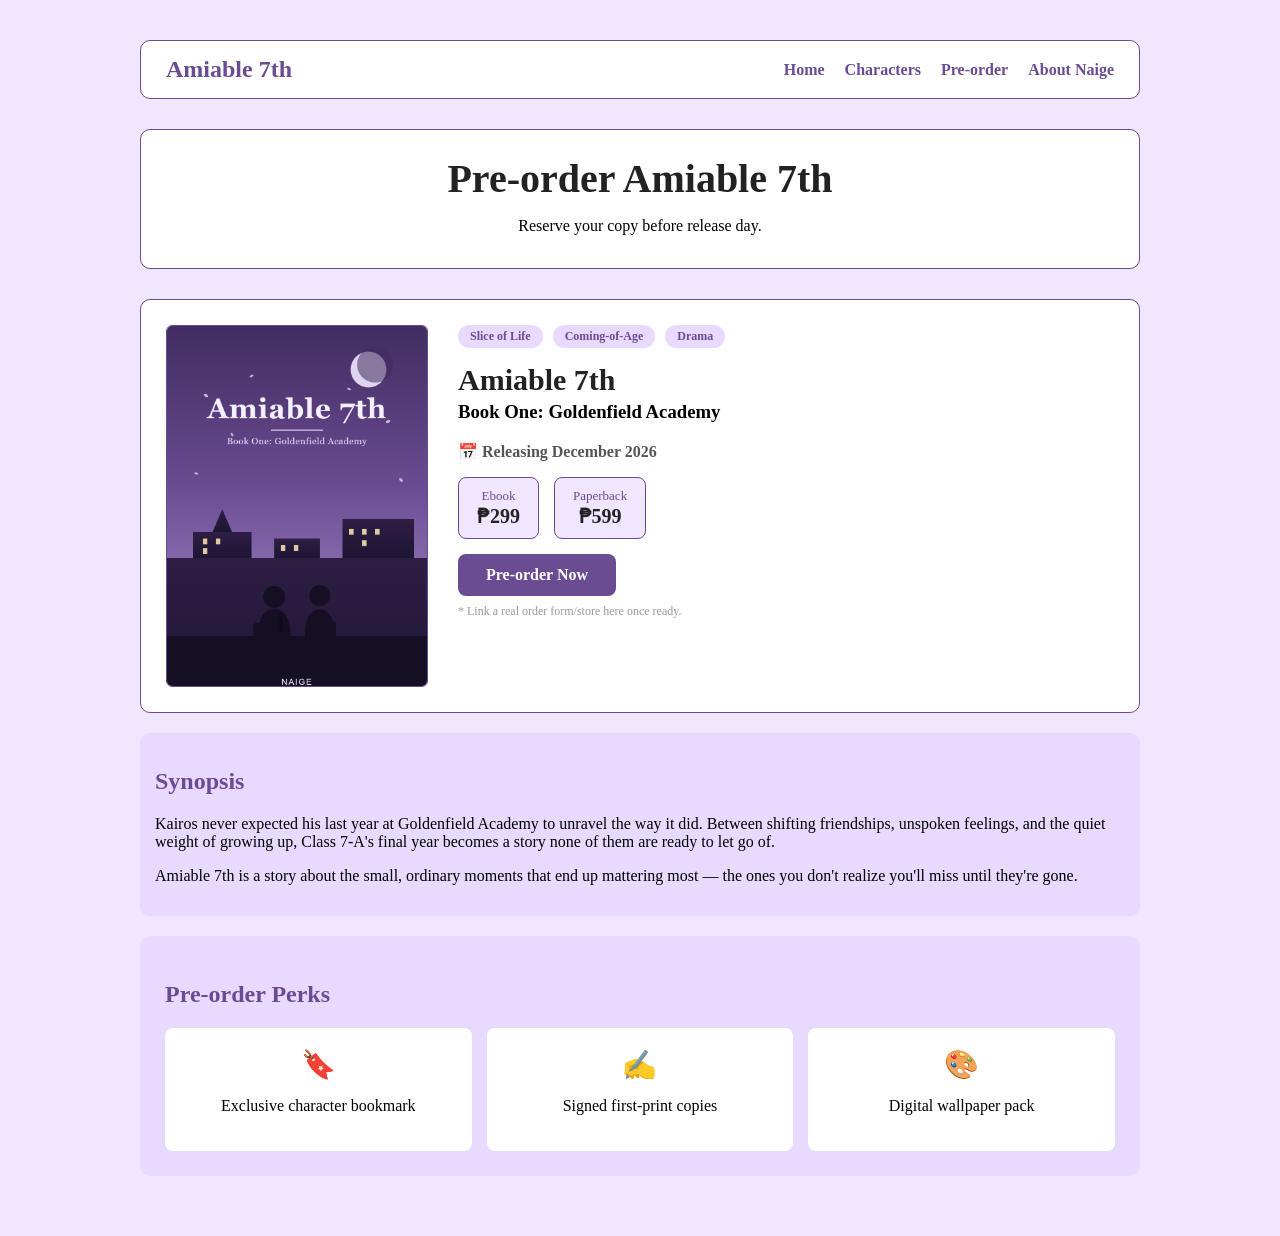
<file: preorder.html>
<!DOCTYPE html>
<html>
<head>
    <title>Pre-order — Amiable 7th</title>
    <link rel="stylesheet" href="css/style.css">
</head>
<body>
    <header>
        <div class="site-title">
            <a href="index.html">Amiable 7th</a>
        </div>
        <nav>
            <a href="index.html">Home</a>
            <a href="index.html#characters">Characters</a>
            <a href="preorder.html">Pre-order</a>
            <a href="about.html">About Naige</a>
        </nav>
    </header>

    <div class="welcome-section">
        <h1>Pre-order Amiable 7th</h1>
        <p>Reserve your copy before release day.</p>
    </div>

    <div class="book-section">
        <div class="book-cover">
            <img src="images/cover.jpg" alt="Amiable 7th book cover">
        </div>

        <div class="book-info">
            <span class="book-genre-tag">Slice of Life</span>
            <span class="book-genre-tag">Coming-of-Age</span>
            <span class="book-genre-tag">Drama</span>

            <h2>Amiable 7th</h2>
            <h3>Book One: Goldenfield Academy</h3>

            <p class="book-release">📅 Releasing December 2026</p>

            <div class="price-options">
                <div class="price-box">
                    <span class="price-label">Ebook</span>
                    <span class="price-amount">₱299</span>
                </div>
                <div class="price-box">
                    <span class="price-label">Paperback</span>
                    <span class="price-amount">₱599</span>
                </div>
            </div>

            <a href="#" class="preorder-btn">Pre-order Now</a>
            <p class="preorder-note">* Link a real order form/store here once ready.</p>
        </div>
    </div>

    <div class="character-section">
        <h2>Synopsis</h2>
        <p>
            Kairos never expected his last year at Goldenfield Academy to unravel the way it did.
            Between shifting friendships, unspoken feelings, and the quiet weight of growing up,
            Class 7-A's final year becomes a story none of them are ready to let go of.
        </p>
        <p>
            Amiable 7th is a story about the small, ordinary moments that end up mattering most —
            the ones you don't realize you'll miss until they're gone.
        </p>
    </div>

    <div class="perks-section">
        <h2>Pre-order Perks</h2>
        <div class="perks-grid">
            <div class="perk-card">
                <span class="perk-icon">🔖</span>
                <p>Exclusive character bookmark</p>
            </div>
            <div class="perk-card">
                <span class="perk-icon">✍️</span>
                <p>Signed first-print copies</p>
            </div>
            <div class="perk-card">
                <span class="perk-icon">🎨</span>
                <p>Digital wallpaper pack</p>
            </div>
        </div>
    </div>

</body>
</html>
</file>
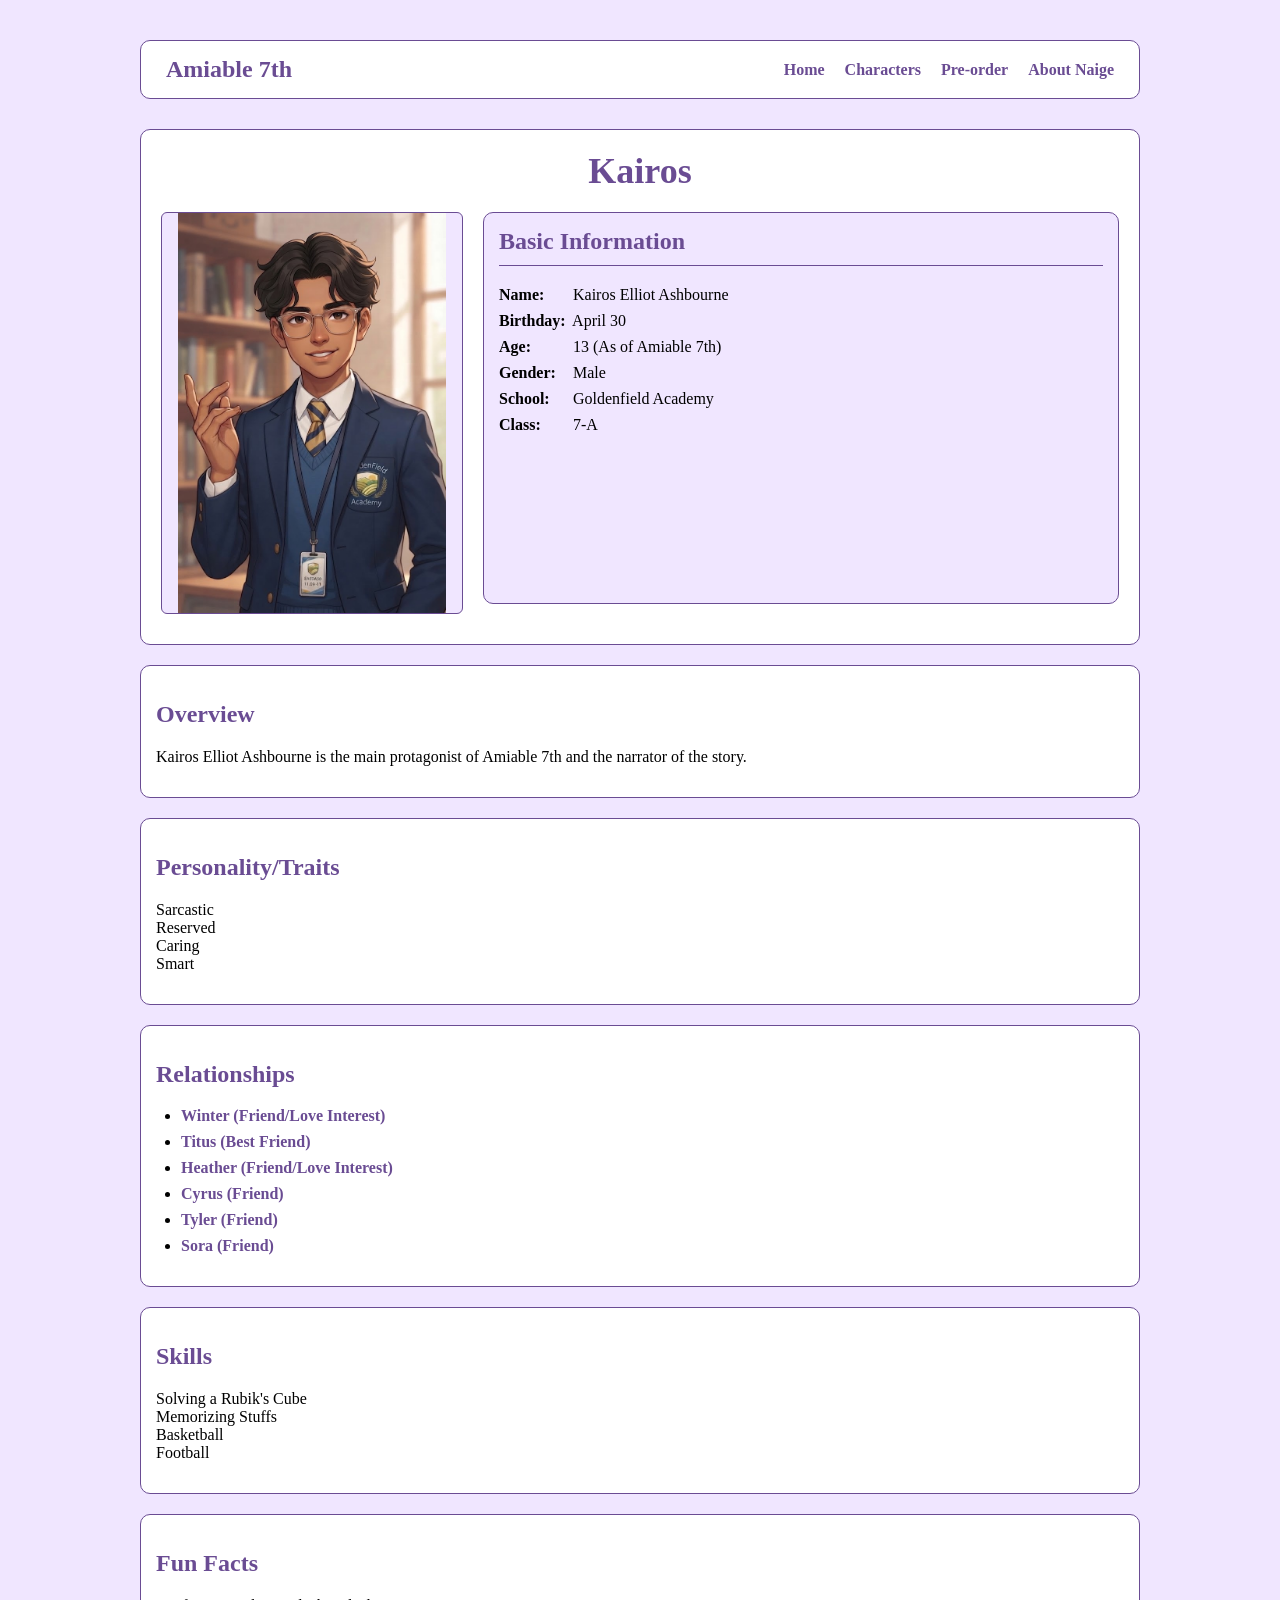
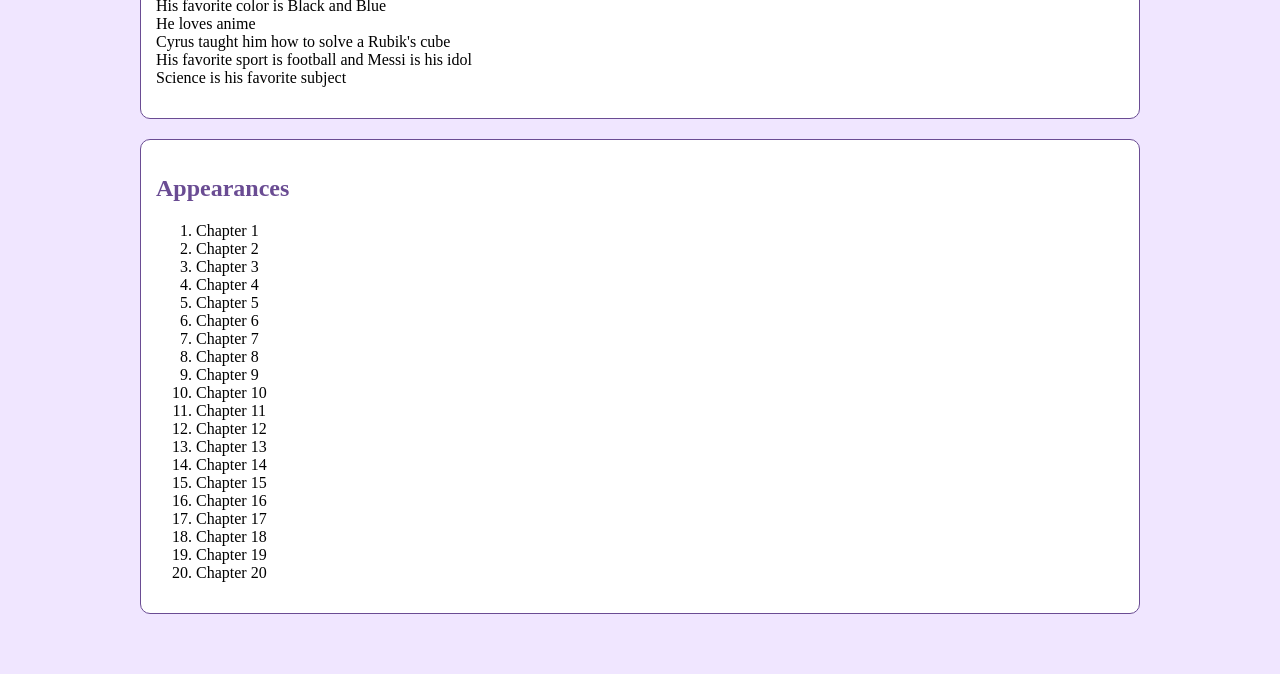
<file: characters/kairos.html>
<!DOCTYPE html>
<html>

<head>
    <title>Kairos</title>
    <link rel="stylesheet" href="../css/style.css">
</head>


<body class="character-page">
<header>
        <div class="site-title">
           <a href="../index.html"> Amiable 7th</a>
        </div>

        <nav>
            <a href="../index.html">Home</a>
            <a href="index.html#characters">Characters</a>
            <a href="../preorder.html">Pre-order</a>
            <a href="../about.html">About Naige</a>
        </nav>
    </header>
    <div class="character-header">
        <h1>Kairos</h1>
        <div class="character-content">

            <div class="character-image">
                <img src="../images/kairos.jpg" alt="Kairos">
            </div>


            <div class="info-box">
                <h2>Basic Information</h2>

                <p><strong class="info-label">Name:</strong> Kairos Elliot Ashbourne</p>
                <p><strong class="info-label">Birthday:</strong> April 30</p>
                <p><strong class="info-label">Age:</strong> 13 (As of Amiable 7th)</p>
                <p><strong class="info-label">Gender:</strong> Male</p>
                <p><strong class="info-label">School:</strong> Goldenfield Academy</p>
                <p><strong class="info-label">Class:</strong> 7-A</p>

            </div>

        </div>
    </div>


    <div class="character-section">
        <h2>Overview</h2>

        <p>Kairos Elliot Ashbourne is the main protagonist of Amiable 7th
            and the narrator of the story.</p>
    </div>

    <div class="character-section">

        <h2>Personality/Traits</h2>

        <ul>
            <li>Sarcastic</li>
            <li>Reserved</li>
            <li>Caring</li>
            <li>Smart</li>

        </ul>

    </div>

    <div class="character-section">
        <h2>Relationships</h2>

        <ul class="relationship-list">
            <li><a href="winter.html">Winter (Friend/Love Interest)</a></li>
            <li><a href="titus.html">Titus (Best Friend)</a></li>
            <li><a href="heather.html">Heather (Friend/Love Interest)</a></li>
            <li><a href="cyrus.html">Cyrus (Friend)</a></li>
            <li><a href="tyler.html">Tyler (Friend)</a></li>
            <li><a href="sora.html">Sora (Friend)</a></li>
        </ul>

    </div>

    <div class="character-section">
    <h2>Skills</h2>
    <ul>
        <li>Solving a Rubik's Cube</li>
        <li>Memorizing Stuffs</li>
        <li>Basketball</li>
        <li>Football</li>
    </ul>
    </div>

    <div class="character-section">
    <h2>Fun Facts</h2>
    <ul>
        <li>His favorite color is Black and Blue</li>
        <li>He loves anime</li>
        <li>Cyrus taught him how to solve a Rubik's cube</li>
        <li>His favorite sport is football and Messi is his idol</li>
        <li>Science is his favorite subject</li>
    </ul>
    </div>


    <div class="character-section">
    <h2>Appearances</h2>
    <ol>
        <li>Chapter 1</li>
        <li>Chapter 2</li>
        <li>Chapter 3</li>
        <li>Chapter 4</li>
        <li>Chapter 5</li>
        <li>Chapter 6</li>
        <li>Chapter 7</li>
        <li>Chapter 8</li>
        <li>Chapter 9</li>
        <li>Chapter 10</li>
        <li>Chapter 11</li>
        <li>Chapter 12</li>
        <li>Chapter 13</li>
        <li>Chapter 14</li>
        <li>Chapter 15</li>
        <li>Chapter 16</li>
        <li>Chapter 17</li>
        <li>Chapter 18</li>
        <li>Chapter 19</li>
        <li>Chapter 20</li>

    </ol>
    </div>


</body>

</html>
</file>
<file: css/style.css>
html {
    background-color: #F0E6FF;
}

body {
    background-color: transparent;
    margin: 0 auto;
    max-width: 1000px;
    padding: 40px;
    overflow-x: hidden;
}

h1 {
    text-align: center;
    font-size: 40px;
    color: #222222;
}

h2 {
    color: #6A4C93;
}

a {
    color: #6A4C93;
    text-decoration: none;
    display: block;
    text-align: center;
    font-weight: bold;


}

ul {
    list-style: none;
    padding: 0;
}

/* characterlist*/
.character-list {
    display: flex;
    gap: 15px;
    flex-wrap: wrap;
    justify-content: center;
}

.character-list li {
    width: 180px;
    height: 280px;
    border: 1px solid #6A4C93;
    border-radius: 10px;
    background-color: white;
    padding: 10px;
    box-sizing: border-box;

    transition: transform 0.2s, box-shadow 0.2s;

}

.character-list li:hover{
    transform:translateY(-5px);
    box-shadow: 0 5px 12px rgba(106,76,147,0.25);

}

/*char sec*/
.character-section {
    background-color: #E8D9FF;
    padding: 15px;
    margin-bottom: 20px;
    border-radius: 10px;
}

.character-section h3 {
    color: #6A4C93;
    font-size: 24px;

}

/*char img*/
.character-image {
    height: 230px;
    overflow:hidden;
    background-color: #F0E6FF;
    margin-bottom: 10px;
    display: flex;
    align-items: center;
    justify-content: center;
    border-radius: 6px;

}

.character-image img {
    width: 100%;
    height: 100%;
    object-fit: contain;
    border-radius: 6px;
}

/*char header*/
.character-header {
    background-color: white;
    padding: 20px;
    border-radius: 10px;
    border: 1px solid #6A4C93;
    margin-bottom: 20px;
}

.character-header .character-image {
    width: 300px;
    height: 400px;
    margin: 0 auto;
}

.character-header h1{
    color:#6A4C93;
    font-size: 36px;
    margin-top: 0;
    margin-bottom: 20px;
}

/* char page*/
.character-page .character-section {
    background-color: white;
    border: 1px solid #6A4C93;
}

/*char content*/
.character-content {
    display: flex;
    gap: 20px;
    align-items: flex-start;
}

.character-content .info-box {
    flex: 1;
    min-height: 360px;
}

.character-content .character-image{
    border: 1px solid #6A4C93;
}

/*character card*/
.character-card{
    display:block;
    text-align: center;
    height: 100%;
}
.character-card span{
    display: block;
    margin-top: 5px;
}

/*info box*/

.info-box {
    background-color: #F0E6FF;
    border: 1px solid #6A4C93;
    border-radius: 10px;
    padding: 15px;
    margin-bottom: 20px;
}

.info-box h2 {
    margin-top: 0;
    border-bottom: 1px solid #6A4C93;
    padding-bottom: 10px;


}

.info-box p {
    margin: 8px 0;
}

/* relationship list*/
.relationship-list {
    list-style: disc;
    padding-left: 25px;
}

.relationship-list li {
    margin-bottom: 8px;
}

.relationship-list a{
    display: inline;
    text-align: left;
}

/*700pixels*/

@media (max-width:700px){
.character-content{
    flex-direction: column;
    align-items: center;
}
.character-content .info-box{
    width: 100%;
}

}

/*info-label*/
.info-label{
    display: inline-block;
    width: 70px;
}

/*header*/
header{
    background-color: white;
    border: 1px solid #6A4C93 ;
    border-radius: 10px;
    padding: 15px 25px;
    margin-bottom: 30px;

    display: flex;
    justify-content: space-between;
    align-items: center;

}

.site-title a{
    
    font-size: 24px;
    font-weight: bold;
    text-decoration: none;
}

nav{
    display: flex;
    gap: 20px;
}

nav a{
    color:#6A4C93;
    text-decoration: none;
    font-weight: bold;

}
nav a:hover{
    text-decoration: underline;
}

/*welcome-section*/
.welcome-section{
    background-color: white;
    border: 1px solid #6A4C93;
    border-radius: 10px;
    padding: 25px;
    margin-bottom: 30px;
    text-align: center;
}
.welcome-section h1{
    margin-top: 0;
    margin-bottom: 15px;

}

.welcome-section p{
    margin: 8px 0;
}

/* Author */

.author-section {
    background-color: white;
    border: 1px solid #6A4C93;
    border-radius: 10px;
    padding: 25px;

    display: flex;
    gap: 30px;
    align-items: center;

    margin-bottom: 20px;
}

.author-image {
    width: 250px;
    height: 250px;
    background-color: #F0E6FF;
    border: 1px solid #6A4C93;
    border-radius: 10px;

    display: flex;
    align-items: center;
    justify-content: center;

    overflow: hidden;
}

.author-image img {
    width: 100%;
    height: 100%;
    object-fit: cover;
}

.author-info {
    flex: 1;
}

.author-info h2 {
    margin-top: 0;
    margin-bottom: 5px;
}

.author-info h3 {
    color: #6A4C93;
    margin-top: 0;
}

.bio-extra {
    display: none;
}

#bioToggle {
    background: none;
    border: none;
    cursor: pointer;
    padding: 0;
    margin-top: 8px;
}

/* stats strip */
.stats-strip {
    display: flex;
    justify-content: center;
    gap: 15px;
    flex-wrap: wrap;
    margin-bottom: 20px;
}

.stat-box {
    background-color: white;
    border: 1px solid #6A4C93;
    border-radius: 10px;
    padding: 15px 25px;
    text-align: center;
    min-width: 140px;
}

.stat-number {
    display: block;
    font-size: 26px;
    font-weight: bold;
    color: #6A4C93;
}

.stat-label {
    display: block;
    font-size: 13px;
    color: #555;
    margin-top: 4px;
}

/* quote block */
.quote-block {
    background-color: #6A4C93;
    color: white;
    border-radius: 10px;
    padding: 25px 40px;
    text-align: center;
    font-style: italic;
    font-size: 18px;
    margin-bottom: 20px;
}

/* Social Media */

.social-section {
    background-color: white;
    border: 1px solid #6A4C93;
    border-radius: 10px;
    padding: 25px;
    margin-bottom: 20px;
    text-align: center;
}

.social-links {
    display: flex;
    justify-content: center;
    gap: 15px;
    flex-wrap: wrap;
}

.social-links a {
    background-color: #E8D9FF;
    border: 1px solid #6A4C93;
    border-radius: 8px;
    padding: 10px 20px;

    color: #6A4C93;
    text-decoration: none;
    font-weight: bold;

    transition: transform 0.2s, box-shadow 0.2s;
}

.social-links a:hover {
    transform: translateY(-3px);
    box-shadow: 0 4px 8px rgba(106, 76, 147, 0.25);
}


/* Mobile */

@media (max-width: 700px) {

    .author-section {
        flex-direction: column;
        text-align: center;
    }

    .author-info {
        width: 100%;
    }

}

/*filter buttons*/
.filter-bar{
    display: flex;
    gap:10px;
    flex-wrap: wrap;
    justify-content: center;
    margin-bottom: 20px;
}

.filter-btn{
    background-color: white;
    border: 1px solid #6A4C93;
    border-radius: 8px;
    padding: 8px 16px;
    color: #6A4C93;
    font-weight: bold;
    cursor: pointer;
}

.filter-btn.active{
    background-color: #6A4C93;
    color: white;
}

.search-input{
    border:1px solid #6A4C93;
    border-radius: 8px;
    padding: 8px 14px;
    font-size: 14px;
    width: 200px;
}

/* class grid */

.class-grid{
    display: grid;
    grid-template-columns: repeat(auto-fit, minmax(220px,1fr));
    gap: 15px;
    margin-bottom: 30px;
}

.class-card{
    background-color: white;
    border: 1px solid #6A4C93;
    border-radius: 10px;
    padding:15px;
}

.class-card h4{
    color:#6A4C93;
    margin-top: 0;
    margin-bottom: 10px;
    border-bottom: 1px solid #E8D9FF;
    padding-bottom: 8px;

}

.chip-list{
    display: flex;
    flex-wrap: wrap;
    gap:6px;
}

.chip{
    background-color: #E8D9FF;
    color:#6A4C93;
    border-radius: 20px;
    padding:4px 12px;
    font-size: 13px;
    font-weight: bold;
}

/* about me timeline*/

.timeline{
    list-style: none;
    padding-left: 25px;
    position: relative;
}

.timeline::before{
content: "";
position: absolute;
left: 5px;
top: 6px;
bottom: 6px;
width: 2px;
background-color: #E8D9FF;
}

.timeline li{
    position: relative;
    margin-bottom: 18px;
    line-height: 1.5;
}

.timeline-dot{
    position: absolute;
    left: -25px;
    top: 5px;
    width: 12px;
    height: 12px;
    background-color: #6A4C93;
    border-radius: 50%;
}

/*preorder page*/

.book-section {
    background-color: white;
    border: 1px solid #6A4C93;
    border-radius: 10px;
    padding: 25px;
    display: flex;
    gap: 30px;
    align-items: flex-start;
    margin-bottom: 20px;
}

.book-cover {
    width: 260px;
    height: 360px;
    flex-shrink: 0;
    border-radius: 6px;
    overflow: hidden;
    background-color: #F0E6FF;
    border: 1px solid #6A4C93;
}

.book-cover img {
    width: 100%;
    height: 100%;
    object-fit: cover;
}

.book-genre-tag {
    display: inline-block;
    background-color: #E8D9FF;
    color: #6A4C93;
    border-radius: 20px;
    padding: 4px 12px;
    font-size: 12px;
    font-weight: bold;
    margin-right: 6px;
    margin-bottom: 10px;
}

.book-info h2 {
    margin: 5px 0 0;
    font-size: 30px;
    color: #222;
}

.book-info h3 {
    margin-top: 4px;
}

.book-release {
    color: #555;
    font-weight: bold;
}

.price-options {
    display: flex;
    gap: 15px;
    margin: 15px 0;
}

.price-box {
    background-color: #F0E6FF;
    border: 1px solid #6A4C93;
    border-radius: 8px;
    padding: 10px 18px;
    text-align: center;
}

.price-label {
    display: block;
    font-size: 13px;
    color: #6A4C93;
}

.price-amount {
    display: block;
    font-size: 20px;
    font-weight: bold;
    color: #222;
}

.preorder-btn {
    display: inline-block;
    background-color: #6A4C93;
    color: white;
    padding: 12px 28px;
    border-radius: 8px;
    font-weight: bold;
    text-align: center;
    transition: transform 0.2s, box-shadow 0.2s;
}

.preorder-btn:hover {
    transform: translateY(-3px);
    box-shadow: 0 5px 12px rgba(106,76,147,0.3);
}

.preorder-note {
    font-size: 12px;
    color: #999;
    margin-top: 8px;
    text-align: left;
}

/* perks */
.perks-section {
    background-color: #E8D9FF;
    border-radius: 10px;
    padding: 25px;
    margin-bottom: 20px;
}

.perks-grid {
    display: grid;
    grid-template-columns: repeat(auto-fit, minmax(180px, 1fr));
    gap: 15px;
}

.perk-card {
    background-color: white;
    border-radius: 8px;
    padding: 20px;
    text-align: center;
}

.perk-icon {
    font-size: 28px;
    display: block;
    margin-bottom: 8px;
}

@media (max-width: 700px) {
    .book-section {
        flex-direction: column;
        align-items: center;
        text-align: center;
    }
    .price-options {
        justify-content: center;
    }
}

/* blobs */

.bg-blobs {
    position: fixed;
    inset: 0;
    z-index: -1;
    overflow: hidden;
    pointer-events: none;
}

.bg-blobs span {
    position: absolute;
    border-radius: 50%;
    filter: blur(90px);
}

.blob-1 {
    width: 420px;
    height: 420px;
    background: #B79FDB;
    opacity: 0.45;
    top: -120px;
    left: -100px;
}

.blob-2 {
    width: 360px;
    height: 360px;
    background: #E8B86D;
    opacity: 0.25;
    top: 280px;
    right: -140px;
}

.blob-3 {
    width: 480px;
    height: 480px;
    background: #6A4C93;
    opacity: 0.3;
    bottom: -160px;
    left: 25%;
}
/*scroll*/
#scrollTopBtn{
    display: none;
    position: fixed;
    bottom: 30px;
    right: 30px;
    background-color: #6A4C93;
    color: white;
    border: none;
    width: 45px;
    height: 45px;
    border-radius: 50%;
    font-size: 20px;
    cursor: pointer;
    box-shadow: 0 4px 10px rgba(0,0,0,0.2);
    z-index: 50;
}
#scrollTopBtn:hover{
    background-color: #3E2B5C;
}
/* ===== Auth pages (signup.php / login.php) ===== */
.auth-wrapper {
    display: flex;
    justify-content: center;
    padding: 20px 0 40px;
}

.auth-card {
    background-color: white;
    border: 1px solid #6A4C93;
    border-radius: 10px;
    padding: 30px;
    width: 100%;
    max-width: 380px;
    text-align: center;
}

.auth-subtext {
    color: #555;
    font-size: 14px;
    margin-top: -8px;
    margin-bottom: 20px;
}

.auth-form {
    display: flex;
    flex-direction: column;
    text-align: left;
    gap: 4px;
}

.auth-form label {
    font-size: 13px;
    font-weight: bold;
    color: #6A4C93;
    margin-top: 10px;
    display: block;
}

.auth-form input {
    border: 1px solid #B79FDB;
    border-radius: 6px;
    padding: 10px 12px;
    font-size: 14px;
    width: 100%;
    box-sizing: border-box;
}

.auth-form input:focus {
    outline: none;
    border-color: #6A4C93;
    box-shadow: 0 0 0 2px rgba(106, 76, 147, 0.15);
}

.auth-btn {
    margin-top: 18px;
    background-color: #6A4C93;
    color: white;
    border: none;
    border-radius: 8px;
    padding: 12px;
    font-weight: bold;
    font-size: 15px;
    cursor: pointer;
    transition: transform 0.2s, box-shadow 0.2s;
}

.auth-btn:hover {
    transform: translateY(-2px);
    box-shadow: 0 5px 12px rgba(106, 76, 147, 0.3);
}

.auth-switch {
    margin-top: 16px;
    font-size: 13px;
}

.auth-status {
    font-size: 13px;
    color: #555;
    margin-top: 10px;
    text-align: center;
}

.auth-message {
    border-radius: 6px;
    padding: 10px 12px;
    font-size: 13px;
    margin-bottom: 14px;
    text-align: left;
}

.auth-error {
    background-color: #FBE4E4;
    color: #A33A3A;
    border: 1px solid #E8A9A9;
}

.auth-success {
    background-color: #E4F7E9;
    color: #2E7D4F;
    border: 1px solid #A9DDBB;
}

/* nav auth link/logout, sits inline with the other nav links */
#navAuthArea a {
    display: inline;
}

/* ===== Login popup (used on preorder.php) ===== */
.modal-overlay {
    display: none;
    position: fixed;
    inset: 0;
    background-color: rgba(62, 43, 92, 0.55);
    align-items: center;
    justify-content: center;
    z-index: 1000;
}

.modal-box {
    background-color: white;
    border-radius: 10px;
    padding: 30px;
    width: 90%;
    max-width: 360px;
    position: relative;
    text-align: center;
}

.modal-close {
    position: absolute;
    top: 8px;
    right: 12px;
    background: none;
    border: none;
    font-size: 22px;
    line-height: 1;
    color: #6A4C93;
    cursor: pointer;
}
</file>
